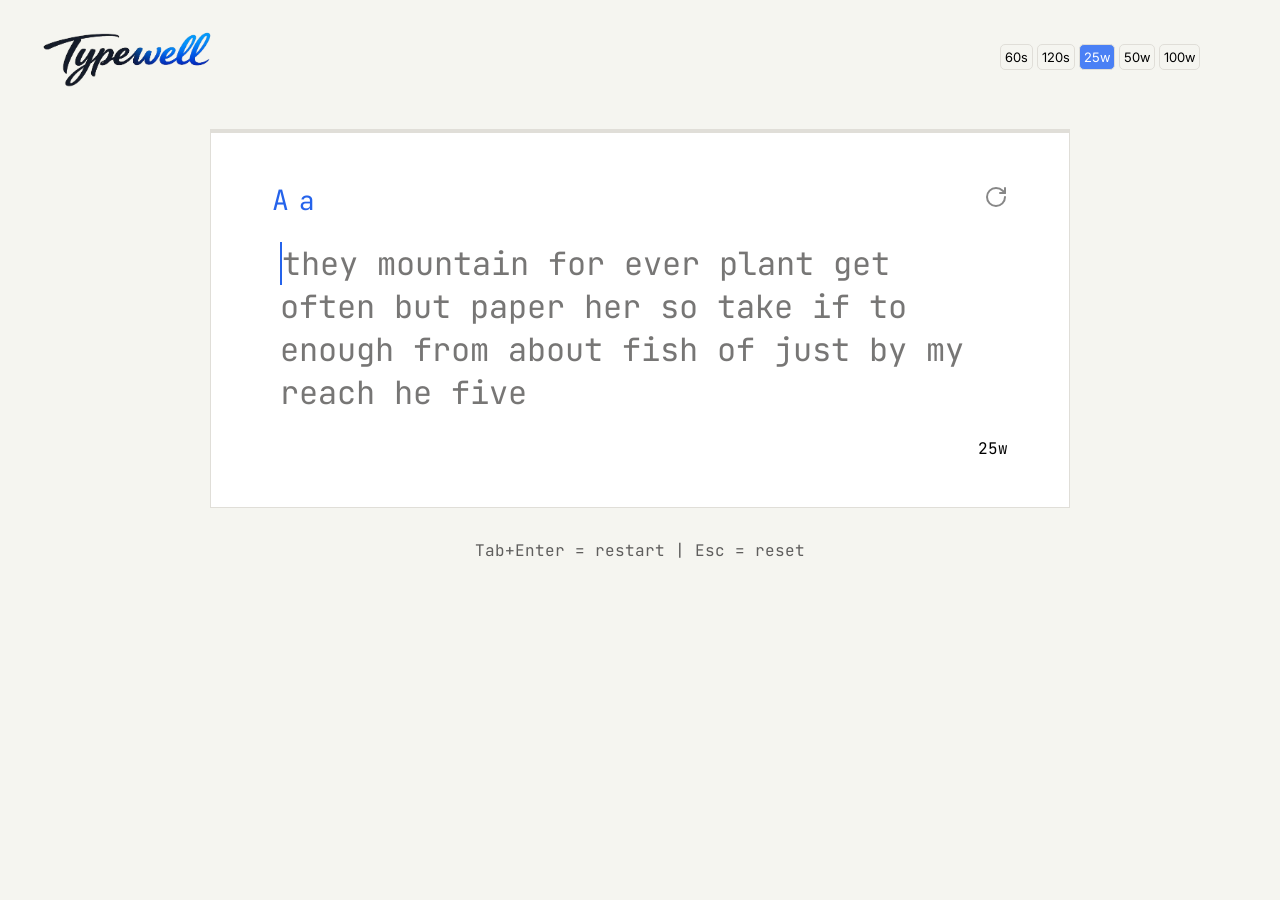
<file: index.html>
<!doctype html>
<html lang="en">
  <head>
    <meta charset="UTF-8" />
    <meta name="viewport" content="width=device-width, initial-scale=1.0" />
    <meta
      name="description"
      content="TypeWell - a minimalist typing speed test. Practice with timed and word-count modes, track WPM and accuracy, download report and drill your weak keys."
    />
    <link rel="icon" href="/favicon.ico" type="image/x-icon" />
    <link rel="stylesheet" href="css/main.css" />

    <title>TypeWell</title>
  </head>
  <body>
    <header>
      <nav>
        <div class="logo">
          <picture>
            <source srcset="./assets/logo.webp" type="image/webp" />
            <img
              src="./assets/logo.png"
              alt="TypeWell"
              height="81"
              width="193"
            />
          </picture>
        </div>
        <div class="mode-section">
          <button class="modes" data-mode="60s">60s</button>
          <button class="modes" data-mode="120s">120s</button>
          <button class="modes" data-mode="25w">25w</button>
          <button class="modes" data-mode="50w">50w</button>
          <button class="modes" data-mode="100w">100w</button>
        </div>
      </nav>
    </header>
    <div id="drill-banner" style="display: none">
      <span id="drill-keys-label"></span>
      <span id="weak-keys"></span>
    </div>
    <section id="typing-section">
      <div class="progress-track">
        <div class="progress-fill"></div>
      </div>
      <div class="passage-card">
        <div class="passage-options">
          <!-- Increase and Decrease Font Size -->
          <div>
            <button id="increase-font">A</button>
            <button id="decrease-font">a</button>
            <span id="font-size-display"></span>
          </div>
          <!-- Container for notifications -->
          <div id="toast-container"></div>
          <!-- Restart Passage -->
          <div>
            <!-- Restart the test when the restart is clicked -->
            <button id="restart-button" title="restart the passage">
              <img src="./assets/icons/restartIcon.svg" alt="restart Passage" />
            </button>
          </div>
        </div>

        <div id="passage">
          <!-- Hidden input for mobile keyboard trigger -->
          <input
            id="mobile-input"
            type="text"
            autocomplete="off"
            autocorrect="off"
            autocapitalize="off"
            spellcheck="false"
            class="invisible-trigger"
          />
          <!-- ACTUAL CONTENT TO TYPE -->
          <div id="passage-content"></div>
        </div>

        <div class="countdown">
          <!-- Countdown default is 25 words -->
          <div id="countdown-timer"></div>
          <div id="count-words"></div>
        </div>
      </div>
    </section>
    <div id="drill-results-modal" style="display: none">
      <div class="drill-modal-box">
        <div class="drill-modal-title">Drill Complete</div>
        <div class="drill-modal-stats">
          <div><span id="drill-wpm"></span> WPM</div>
          <div><span id="drill-accuracy"></span> Accuracy</div>
          <!-- <div class="drill-modal-keys">
            Keys drilled: <span id="drill-keys-drilled"></span>
          </div> -->
        </div>
        <div class="drill-modal-actions">
          <button id="btn-drill-again">Drill Again</button>
          <button id="btn-back-normal">Back to Normal</button>
        </div>
      </div>
    </div>
    <footer>
      <div class="commands">Tab+Enter = restart | Esc = reset</div>
    </footer>
    <script type="module" src="js/engine.js"></script>
  </body>
</html>
</file>
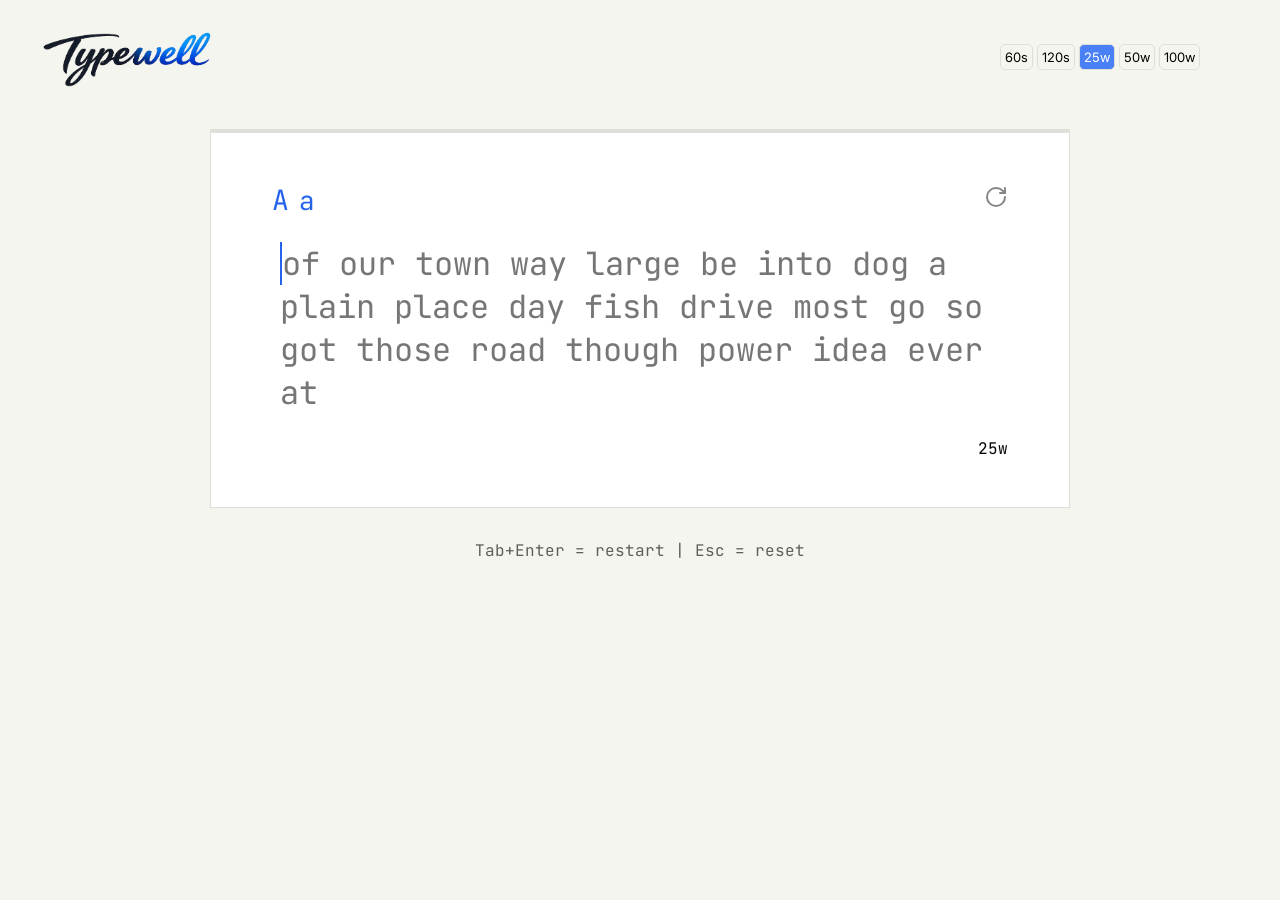
<file: results.html>
<!doctype html>
<html lang="en">
  <head>
    <meta charset="UTF-8" />
    <meta name="viewport" content="width=device-width, initial-scale=1.0" />
    <meta
      name="description"
      content="Your TypeWell typing test results - view WPM, accuracy, key error heatmap, and download your performance report."
    />
    <link rel="stylesheet" href="css/reset.css" />
    <link rel="stylesheet" href="css/results.css" />
    <title>TypeWell — Results</title>
  </head>
  <body>
    <header>
      <nav>
        <div class="logo">
          <picture>
            <source srcset="./assets/logo.webp" type="image/webp" />
            <img
              src="./assets/logo.png"
              alt="TypeWell"
              height="81"
              width="193"
            />
          </picture>
        </div>
        <a href="index.html" class="try-again-btn">
          <img
            src="./assets/icons/restartIcon.svg"
            alt="Try Again"
            width="24"
            height="24"
          />
        </a>
      </nav>
    </header>
    <div id="toast-container"></div>
    <main id="results-main">
      <!-- Hero WPM -->
      <section id="hero-section">
        <div class="wpm-display-block">
          <span id="result-wpm" class="result-data"></span>
          <span class="wpm-label">Words per minute</span>
          <div id="personal-best-badge">🏆 Personal Best!</div>
          <div class="mode-badge" id="result-mode"></div>
        </div>

        <!-- Stat Cards -->
        <section id="stats-section">
          <div class="stat-card">
            <div class="stat-card-header">
              <div class="stat-label">Accuracy</div>
              <div
                class="stat-info"
                data-tooltip="Percentage of correctly typed characters"
              >
                <img
                  src="./assets/icons/infoIcon.svg"
                  alt="info"
                  width="20"
                  height="20"
                />
              </div>
            </div>
            <div class="stat-value result-data" id="result-accuracy"></div>
          </div>
          <div class="stat-card">
            <div class="stat-card-header">
              <div class="stat-label">Correct Chars</div>
              <div
                class="stat-info"
                data-tooltip="Total characters typed without error"
              >
                <img
                  src="./assets/icons/infoIcon.svg"
                  alt="info"
                  width="20"
                  height="20"
                />
              </div>
            </div>
            <div class="stat-value result-data" id="result-correct"></div>
          </div>
          <div class="stat-card">
            <div class="stat-card-header">
              <div class="stat-label">Wrong Characters</div>
              <div
                class="stat-info"
                data-tooltip="Characters typed incorrectly"
              >
                <img
                  src="./assets/icons/infoIcon.svg"
                  alt="info"
                  width="20"
                  height="20"
                />
              </div>
            </div>
            <div class="stat-value result-data" id="result-wrong"></div>
          </div>
          <div class="stat-card">
            <div class="stat-card-header">
              <div class="stat-label">Backspaces</div>
              <div
                class="stat-info"
                data-tooltip="Number of times you deleted a character"
              >
                <img
                  src="./assets/icons/infoIcon.svg"
                  alt="info"
                  width="20"
                  height="20"
                />
              </div>
            </div>
            <div class="stat-value result-data" id="result-backspaces"></div>
          </div>
          <div class="stat-card">
            <div class="stat-card-header">
              <div class="stat-label">Total Keystrokes</div>
              <div
                class="stat-info"
                data-tooltip="Every key pressed including backspaces"
              >
                <img
                  src="./assets/icons/infoIcon.svg"
                  alt="info"
                  width="20"
                  height="20"
                />
              </div>
            </div>
            <div class="stat-value result-data" id="result-keystrokes"></div>
          </div>
          <div class="stat-card">
            <div class="stat-card-header">
              <div class="stat-label">Time</div>
              <div class="stat-info" data-tooltip="Total duration of the test">
                <img
                  src="./assets/icons/infoIcon.svg"
                  alt="info"
                  width="20"
                  height="20"
                />
              </div>
            </div>
            <div class="stat-value result-data" id="result-time"></div>
          </div>
        </section>
      </section>

      <div class="visual-row">
        <!-- WPM Graph -->
        <section id="graph-section">
          <div class="section-title">WPM over time</div>
          <canvas id="wpm-graph"></canvas>
        </section>

        <!-- Keyboard Heatmap -->
        <section id="heatmap-section">
          <div class="section-title">Key error heatmap</div>
          <div id="keyboard-heatmap"></div>
        </section>
      </div>

      <!-- History -->
      <section id="history-section">
        <div class="section-title">Last 5 results</div>
        <div id="history-list"></div>
      </section>

      <!-- Actions -->
      <section id="actions-section">
        <button id="btn-try-again" class="action-btn">
          <img
            src="./assets/icons/restartIcon.svg"
            alt="try again"
            width="10"
            height="10"
          />
          <span>Try Again</span>
        </button>

        <button id="btn-drill" class="action-btn">
          <span>Drill Weak Keys</span>
        </button>

        <button id="btn-download" class="action-btn action-primary">
          <span>Download Report</span>
        </button>
      </section>
    </main>

    <footer>
      <span>TypeWell</span>
      <span>•</span>
      <span>Built for deliberate typing practice</span>
      <span>•</span>
      <span>Enjoy</span>
    </footer>
    <script type="module" src="./js/results.js"></script>
  </body>
</html>
</file>
<file: css/main.css>
@import "./reset.css";
/* Typing Font */
@font-face {
  font-family: "TypingFont";
  src: url("../assets/fonts/JetBrainsMono-Regular.ttf") format("truetype");
  font-weight: 400;
  font-display: swap;
  font-style: normal;
}
/* Main Font */
@font-face {
  font-family: "MainFont";
  src: url("../assets/fonts/Inter_18pt-Regular.ttf") format("truetype");
  font-weight: 400;
  font-display: swap;
  font-style: normal;
}

:root {
  --bg: #f5f5f0;
  --bg2: #faf9f7;
  --bg3: #777675;
  --surface: #ffffff;
  --border: #e0ded8;
  --text: #1a1a18;
  --muted: #5f5e5d;
  --muted2: #777675;
  --accent: #2563eb;
  --error: #dc2626;
  --success: #16a34a;
  --selected: #4a80f5;
  --text2: #ffffff;
}

body {
  font-family:
    "MainFont",
    system-ui,
    -apple-system,
    sans-serif;
  background-color: var(--bg);
}

::-webkit-scrollbar {
  width: 4px;
}

::-webkit-scrollbar-track {
  background-color: var(--bg2);
}

::-webkit-scrollbar-thumb {
  background-color: var(--muted2);
  border-radius: 5px;
}
::-webkit-scrollbar-thumb:hover {
  background-color: var(--selected);
}

nav {
  display: flex;
  align-items: center;
  justify-content: space-between;
  padding: 1rem 2rem;
}

.mode-section {
  margin: 0rem 1rem;
  padding: 1rem 2rem;
}

.modes {
  padding: 0.25rem;
  border: 1px solid var(--border);
  border-radius: 5px;
  font-size: small;
}

.mode-selected {
  background-color: var(--selected);
  color: var(--text2);
}

/* typing section */
#typing-section {
  max-width: 860px;
  margin: 1rem auto;
  background-color: var(--surface);
  border: 1px solid var(--border);
}

.progress-track {
  width: 100%;
  height: 3px;
  background-color: var(--border);
}

.progress-fill {
  width: 0%;
  height: 3px;
  background-color: var(--accent);
  transition: width 1s linear;
}

.passage-card {
  max-width: 800px;
  margin: 0 auto;
  padding: 2rem;
  font-family: "TypingFont", "Courier New", Courier, monospace;
}

#passage {
  max-height: 200px;
  overflow-y: scroll;
  padding: 0.5rem 0.5rem;
}

.passage-options {
  width: 100%;
  margin: auto 0;
  padding: 1rem 0rem;
  display: flex;
  flex-direction: row;
  justify-content: space-between;
}

#toast-container {
  z-index: 20;
  width: 250px;
}

.toast {
  background: var(--accent);
  color: var(--text2);
  padding: 6px;
  border-radius: 5px;
  font-family: "TypingFont";
  text-align: center;
  box-shadow: 0 4px 12px rgba(0, 0, 0, 0.15);
  animation: fallDown 0.3s ease forwards;
}

.toast.warn {
  background: var(--error);
  color: var(--text2);
}
.toast.info {
  background: var(--accent);
  color: var(--text2);
}

.toast.success {
  background: var(--success);
  color: var(--text2);
}

@keyframes fallDown {
  from {
    transform: translateY(-10px);
    opacity: 0;
  }
  to {
    transform: translateY(0);
    opacity: 1;
  }
}

#increase-font {
  font-size: 28px;
  color: var(--accent);
}

#increase-font:disabled,
#decrease-font:disabled {
  color: var(--muted);
}

#decrease-font {
  font-size: 26px;
  color: var(--accent);
}
#font-size-display {
  font-size: 14px;
  font-family: "MainFont";
  color: var(--muted2);
}

#restart-button {
  width: 24px;
  height: 32px;
  display: flex;
  align-items: center;
  justify-content: center;
}

#restart-button img {
  width: 24px;
  height: 24px;
  filter: brightness(0) saturate(100%) invert(44%) sepia(0%) saturate(7427%)
    hue-rotate(157deg) brightness(122%) contrast(77%);
}

#mobile-input {
  position: absolute;
  opacity: 0;
  width: 0;
  height: 0;
  border: none;
  outline: none;
  pointer-events: none;
  caret-color: transparent;
}

.invisible-trigger {
  position: absolute;
  opacity: 0;
  pointer-events: none;
  width: 1px;
  height: 1px;
}

#passage-content {
  font-size: 32px;
  color: var(--muted2);
}

.active {
  border-left: 2px solid var(--accent);
  animation: blink 1.5s infinite;
}

@keyframes blink {
  0% {
    border-color: var(--accent);
  }
  50% {
    border-color: transparent;
  }
  100% {
    border-color: var(--accent);
  }
}
.correct {
  color: var(--text);
}

.incorrect {
  color: var(--error);
}

.countdown {
  display: flex;
  padding: 1rem 0rem;
  justify-content: flex-end;
}

#drill-banner {
  padding: 1rem 2rem;
  margin: auto;
  text-align: center;
  text-transform: uppercase;
}
#weak-keys {
  display: flex;
  gap: 8px;
  flex-wrap: wrap;
  margin-top: 8px;
  align-items: center;
  justify-content: center;
}

.key-box {
  padding: 6px 10px;
  border: 1px solid var(--border);
  border-bottom: 3px solid var(--border);
  border-radius: 6px;
  font-family: "TypingFont";
  font-size: 14px;
  user-select: none;
  position: relative;
  overflow: hidden;
  background: var(--error);
  opacity: calc(var(--rate, 0) * 0.8);
  color: var(--text2);
}

.key-box:active {
  transform: translateY(1px);
  border-bottom: 1px solid var(--border);
}

#drill-results-modal {
  position: fixed;
  inset: 0;
  background: rgba(0, 0, 0, 0.5);
  display: flex;
  align-items: center;
  justify-content: center;
  z-index: 100;
}

.drill-modal-box {
  background: white;
  border-radius: 12px;
  padding: 32px;
  min-width: 320px;
  display: flex;
  flex-direction: column;
  gap: 16px;
}

.drill-modal-title {
  font-size: 20px;
  font-weight: 600;
}

.drill-modal-stats {
  display: flex;
  flex-direction: column;
  gap: 8px;
  font-size: 16px;
}

.drill-modal-actions {
  display: flex;
  gap: 12px;
  margin-top: 8px;
}

.drill-modal-actions button {
  flex: 1;
  padding: 10px;
  border-radius: 8px;
  border: none;
  cursor: pointer;
  font-size: 14px;
  color: var(--text2);
  background-color: var(--accent);
}

#btn-back-normal {
  background-color: var(--muted2);
}

footer {
  display: flex;
  align-items: center;
  justify-content: center;
  bottom: 0;
  left: 0;
  width: 100%;
  padding: 1rem 2rem;
}

.commands {
  font-family: "TypingFont";
  color: var(--muted);
}

/* Tablet */
@media (max-width: 1024px) {
  #passage {
    max-height: 160px;
  }

  #passage-content {
    font-size: 26px;
  }
}

/* Mobile */
@media (max-width: 480px) {
  body {
    width: 100dvw;
    overflow-x: hidden;
  }
  nav {
    padding: 0.75rem 1rem;
    flex-direction: column;
    margin: auto;
  }

  .mode-section {
    margin: 0;
    padding: 0.5rem 1rem;
    display: flex;
    flex-direction: row;
  }

  .modes {
    padding: 0.2rem 0.4rem;
    font-size: 12px;
  }

  #typing-section {
    margin: 0.5rem;
  }

  .passage-card {
    padding: 1rem;
  }
  #toast-container {
    width: 200px;
    font-size: small;
  }
  #passage {
    max-height: 130px;
  }

  #passage-content {
    font-size: 18px;
  }

  #weak-keys {
    gap: 3px;
  }

  .key-box {
    padding: 4px 6px;
    font-size: 12px;
  }
}

@media (pointer: coarse) {
  footer {
    display: none;
  }
}
</file>
<file: css/results.css>
@import "./main.css";

body {
  animation: fadeIn 0.3s ease;
}

@keyframes fadeIn {
  from {
    opacity: 0;
  }
  to {
    opacity: 1;
  }
}

#toast-container {
  position: fixed;
  top: 24px;
  left: 50%;
  transform: translateX(-50%);
  display: flex;
  flex-direction: column;
  align-items: center;
  z-index: 20;
  gap: 8px;
  pointer-events: none;
}

.toast {
  padding: 10px 20px;
  border-radius: 6px;
  font-size: 14px;
  color: var(--text2);
  box-shadow: 0 4px 12px rgba(0, 0, 0, 0.15);
  animation: slideDown 0.3s ease forwards;
  pointer-events: all;
}

@keyframes slideDown {
  from {
    transform: translateY(-12px);
    opacity: 0;
  }
  to {
    transform: translateY(0);
    opacity: 1;
  }
}

.result-data {
  font-family: "TypingFont";
}

#results-main {
  max-width: 1100px;
  margin: 0 auto;
  padding: 1.5rem 2rem;
}

#hero-section {
  display: flex;
  align-items: flex-start;
  flex-direction: row;
  gap: 1.5rem;
  margin-bottom: 2rem;
}

.wpm-display-block {
  flex: 0 0 32%;
  min-height: 0;
  display: flex;
  flex-direction: column;
  align-items: center;
  justify-content: center;
  padding: 1.5rem 1rem;
  background: var(--surface);
  border: 1px solid var(--border);
  border-radius: 1rem;
}

#result-wpm {
  font-size: 4rem;
  font-family: "TypingFont";
  line-height: 1;
}

.wpm-label {
  font-size: 0.75rem;
  letter-spacing: 0.1em;
  text-transform: uppercase;
  color: var(--text);
  margin-top: 4px;
}

#personal-best-badge {
  display: none;
  margin-top: 8px;
  font-size: 0.8rem;
  font-weight: 600;
  color: var(--success);
  font-family: "MainFont";
  letter-spacing: 0.05em;
}

#result-mode {
  font-size: 0.85rem;
  color: var(--muted);
  margin-top: 8px;
}

#stats-section {
  display: grid;
  flex: 1;
  grid-template-columns: repeat(3, 1fr);
  gap: 0.65rem;
  margin: 0;
}

.stat-card {
  margin: 0;
  padding: 0.85rem 1rem;
  max-width: none;
  width: auto;
  border: 1px solid var(--border);
  border-radius: 0.75rem;
  display: flex;
  flex-direction: column;
  gap: 0.25rem;
  background: var(--surface);
}

.stat-card-header {
  display: flex;
  align-items: center;
  justify-content: space-between;
}

.stat-label {
  font-size: 0.7rem;
  text-transform: uppercase;
  letter-spacing: 0.07em;
  color: var(--muted);
  font-weight: 500;
}

.stat-value {
  font-size: 1.4rem;
  font-family: "TypingFont";
  color: var(--text);
  line-height: 1.2;
}

.stat-info {
  position: relative;
  cursor: pointer;
  display: inline-block;
}

.stat-info::after {
  content: attr(data-tooltip);
  position: absolute;
  bottom: 125%; /* Places the tooltip directly above the div */
  transform: translateX(-50%) scale(0); /* Centers it and shrinks it out of sight */
  transform-origin: bottom center;

  max-width: 200px;
  width: 100px;
  z-index: 10;
  background-color: var(--bg3);
  color: var(--text2);
  padding: 6px 10px;
  border-radius: 4px;

  font-size: 14px;
  line-height: 1.4;
  word-break: normal;
  white-space: normal;

  opacity: 0;
  pointer-events: none; /* Prevents the tooltip from blocking mouse interactions */
  transition:
    transform 0.2s ease,
    opacity 0.2s ease;
}

.stat-info:hover::after {
  opacity: 1;
  transform: translateX(-50%) scale(1);
}

.stat-info img {
  width: 20px;
  height: 20px;
  filter: brightness(0) saturate(100%) invert(38%) sepia(92%) saturate(2224%)
    hue-rotate(213deg) brightness(99%) contrast(94%);
}

.section-title {
  font-size: 0.85rem;
  text-align: center;
  text-transform: uppercase;
  color: var(--muted);
}

.visual-row {
  display: flex;
  gap: 2rem;
  margin-top: 3rem;
  margin-bottom: 3rem;
  align-items: flex-start;
}

#wpm-graph {
  width: 100%;
  display: block;
}

.visual-row section {
  flex: 1;
}

@media (max-width: 768px) {
  .visual-row {
    flex-direction: column;
  }
}
#keyboard-heatmap {
  margin: 0;
  padding: 0.5rem;
  width: 100%;
}
.keyboard-row {
  margin: 0.25rem;
  display: flex;
  justify-content: center;
  align-content: center;
  gap: 0.25rem;
}

.keyboard-row div,
.space-row {
  width: clamp(28px, 4vw, 46px);
  height: clamp(28px, 4vw, 46px);
  font-family: "TypingFont";
  font-size: clamp(11px, 1.5vw, 18px);
  padding: 0.25rem;
  text-align: center;
  border-radius: 0.4rem;
  display: flex;
  align-items: center;
  justify-content: center;
}

.space-row {
  margin: auto;
  width: 40%;
  height: clamp(28px, 4vw, 46px);
}

#history-section {
  margin-top: 2rem;
  margin-bottom: 1rem;
}

#history-list {
  border: 1px solid var(--border);
  border-radius: 0.5rem;
  padding: 0;
  overflow: hidden;
  margin-top: 0.75rem;
}

.history-empty {
  padding: 1rem;
  color: var(--muted);
  font-size: 0.85rem;
}

.history-table {
  width: 100%;
  border-collapse: collapse;
  font-family: "TypingFont";
  font-size: 0.85rem;
}

.history-table thead tr {
  background: var(--bg);
  border-bottom: 1px solid var(--border);
}

.history-table th {
  padding: 0.65rem 1rem;
  text-align: left;
  font-size: 0.65rem;
  text-transform: uppercase;
  letter-spacing: 0.08em;
  color: var(--muted);
  font-family: "MainFont";
  font-weight: 500;
}

.history-table td {
  padding: 0.75rem 1rem;
  color: var(--text);
  border-bottom: 1px solid var(--border);
}

.history-table tbody tr:last-child td {
  border-bottom: none;
}

.history-table tbody tr:nth-child(even) td {
  background: var(--bg2);
}

.history-latest td {
  border-left: 2px solid var(--accent);
}

.history-latest td:first-child {
  border-left: 2px solid var(--accent);
}

#actions-section {
  display: grid;
  grid-template-columns: repeat(3, 1fr);
  gap: 0.75rem;
  margin-top: 2rem;
}

.action-btn {
  border: 1px solid var(--border);
  border-radius: 0.75rem;
  padding: 1rem;
  background-color: var(--surface);
  box-shadow:
    0 1px 2px rgba(0, 0, 0, 0.04),
    0 4px 12px rgba(0, 0, 0, 0.04);
  display: flex;
  align-items: center;
  justify-content: center;
  gap: 0.5rem;

  font-family: "MainFont";
  font-size: 0.95rem;
  color: var(--text);

  cursor: pointer;
}

.action-btn:hover {
  border-color: var(--accent);

  box-shadow:
    0 4px 8px rgba(0, 0, 0, 0.06),
    0 10px 24px rgba(0, 0, 0, 0.08);
}

.action-btn img {
  width: 18px;
  height: 18px;

  filter: brightness(0) saturate(100%) invert(38%) sepia(92%) saturate(2224%)
    hue-rotate(213deg) brightness(99%) contrast(94%);
}

.action-primary {
  background: var(--accent);
  color: var(--text2);
  border-color: var(--accent);
}

.action-primary:hover {
  opacity: 0.95;
}

footer {
  margin-top: 3rem;
  padding: 1rem 0;
  border-top: 1px solid var(--border);

  display: flex;
  justify-content: center;
  gap: 0.75rem;
  background-color: var(--surface);
  color: var(--muted2);
  font-size: 0.85rem;
}

/* Tablet */
@media (max-width: 1024px) {
  .visual-row {
    flex-direction: column;
    gap: 1.5rem;
    align-items: center;
  }
}

/* Mobile */
@media (max-width: 480px) {
  nav {
    display: flex;
    flex-direction: row;
    align-items: baseline;
    padding-bottom: 0px;
  }
  .logo img {
    height: 100px;
  }

  #results-main {
    padding: 1rem;
  }

  #hero-section {
    flex-direction: column;
    gap: 1rem;
  }

  .wpm-display-block {
    flex: none;
    width: 100%;
  }

  #stats-section {
    grid-template-columns: repeat(2, 1fr);
    width: 100%;
  }

  .visual-row {
    flex-direction: column;
    gap: 1rem;
  }

  #graph-section,
  #heatmap-section {
    width: 100%;
    margin: 10px;
  }

  .section-title {
    font-size: 1.1rem;
  }

  .keyboard-row {
    gap: 0.1rem;
    margin: 0.1rem;
  }

  .keyboard-row div,
  .space-row {
    width: clamp(20px, 7.5vw, 30px);
    height: clamp(20px, 7.5vw, 30px);
    font-size: clamp(12px, 2vw, 11px);
    border-radius: 0.25rem;
  }

  .space-row {
    width: 35%;
  }

  .history-table th:nth-child(4),
  .history-table td:nth-child(4) {
    display: none;
  }

  .history-table th,
  .history-table td {
    padding: 0.6rem 0.5rem;
    font-size: 0.75rem;
  }
}

@media (max-width: 768px) {
  #actions-section {
    grid-template-columns: 1fr;
  }
}
</file>
